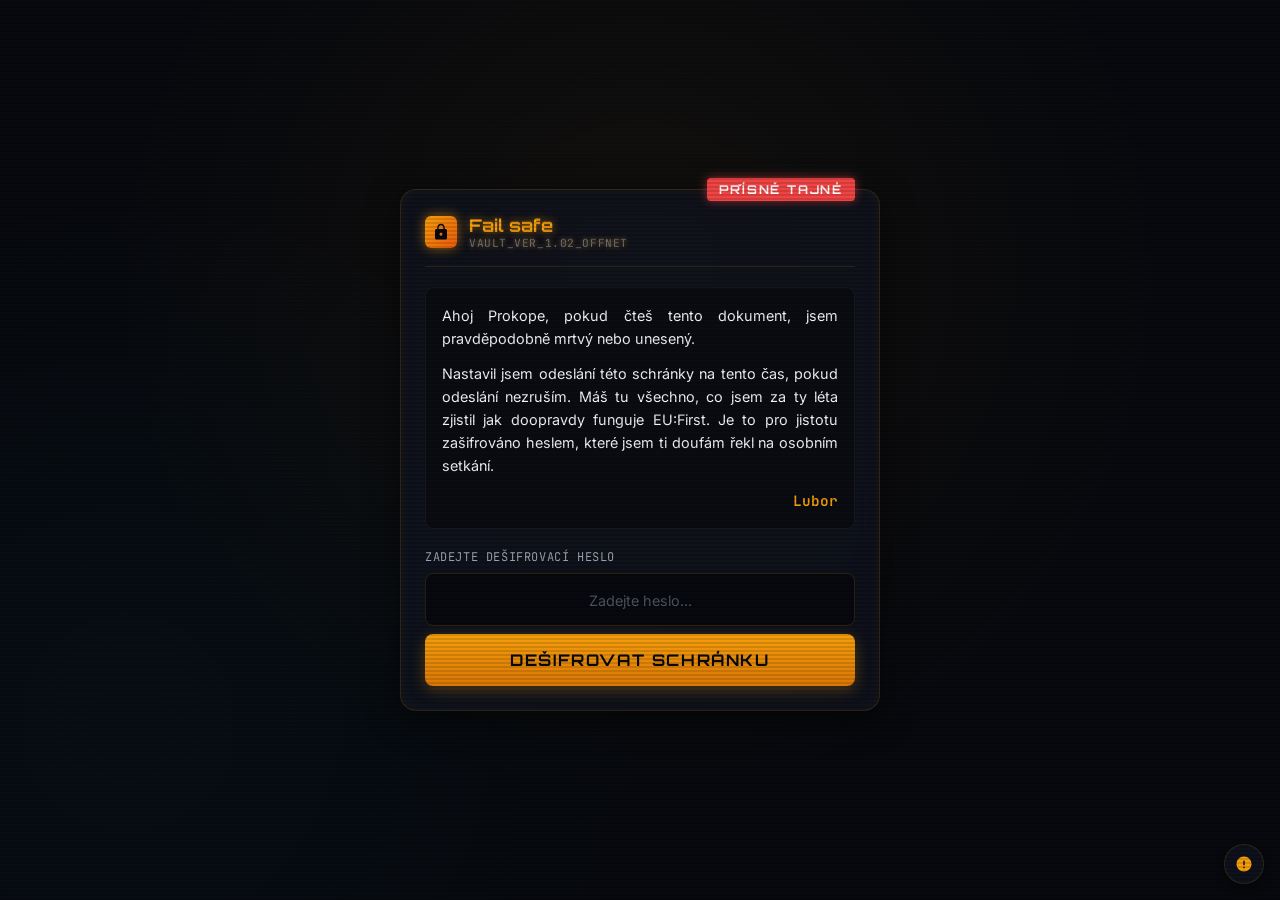
<file: public/fail-safe/index.html>
<!DOCTYPE html>
<html lang="cs">
<head>
    <meta charset="UTF-8">
    <meta name="viewport" content="width=device-width, initial-scale=1.0, maximum-scale=1.0, user-scalable=no">
    <title>Fail safe</title>
    <!-- Google Fonts: Orbitron for tech headers, JetBrains Mono for terminal text, and Inter for general copy -->
    <link rel="preconnect" href="https://fonts.googleapis.com">
    <link rel="preconnect" href="https://fonts.gstatic.com" crossorigin>
    <link href="https://fonts.googleapis.com/css2?family=Inter:wght@300;400;500;600;700&family=JetBrains+Mono:wght@300;400;500;700&family=Orbitron:wght@500;700;900&display=swap" rel="stylesheet">
    <style>
        :root {
            --bg-primary: #07090e;
            --bg-secondary: #111520;
            --bg-glass: rgba(17, 21, 32, 0.75);
            --border-glow: rgba(245, 158, 11, 0.15);
            --border-glow-active: rgba(245, 158, 11, 0.4);
            --accent-amber: #f59e0b;
            --accent-amber-glow: rgba(245, 158, 11, 0.6);
            --accent-cyan: #06b6d4;
            --accent-cyan-glow: rgba(6, 182, 212, 0.5);
            --accent-red: #ef4444;
            --accent-red-glow: rgba(239, 68, 68, 0.6);
            --accent-green: #10b981;
            --accent-green-glow: rgba(16, 185, 129, 0.6);
            --text-primary: #f3f4f6;
            --text-secondary: #9ca3af;
            --text-muted: #6b7280;
            --font-display: 'Orbitron', sans-serif;
            --font-mono: 'JetBrains Mono', monospace;
            --font-sans: 'Inter', sans-serif;
        }

        /* Scanline Overlay & Screen FX */
        .scanlines {
            position: fixed;
            top: 0;
            left: 0;
            width: 100%;
            height: 100%;
            background: linear-gradient(
                to bottom,
                rgba(255,255,255,0),
                rgba(255,255,255,0) 50%,
                rgba(0, 0, 0, 0.3) 50%,
                rgba(0, 0, 0, 0.3)
            );
            background-size: 100% 4px;
            z-index: 9999;
            pointer-events: none;
            opacity: 0.4;
        }

        .screen-glitch {
            animation: flicker 0.15s infinite;
        }

        @keyframes flicker {
            0% { opacity: 0.995; }
            50% { opacity: 0.990; }
            100% { opacity: 1.0; }
        }

        /* General Reset & Styles */
        * {
            box-sizing: border-box;
            margin: 0;
            padding: 0;
            -webkit-tap-highlight-color: transparent;
        }

        html, body {
            width: 100%;
            height: 100%;
            background-color: var(--bg-primary);
            color: var(--text-primary);
            font-family: var(--font-sans);
            overflow: hidden;
            position: relative;
        }

        body {
            display: flex;
            flex-direction: column;
            justify-content: space-between;
            background-image: 
                radial-gradient(circle at 50% 30%, rgba(245, 158, 11, 0.05), transparent 60%),
                radial-gradient(circle at 10% 80%, rgba(6, 182, 212, 0.03), transparent 40%);
        }

        /* Interactive active states on touch */
        button, .file-item, .folder-item {
            cursor: pointer;
            transition: all 0.2s cubic-bezier(0.4, 0, 0.2, 1);
        }

        button:active, .file-item:active, .folder-item:active {
            transform: scale(0.97);
        }

        /* Typography Helper Classes */
        .terminal-text {
            font-family: var(--font-mono);
            color: var(--accent-amber);
            text-shadow: 0 0 5px var(--accent-amber-glow);
        }

        .cyber-header {
            font-family: var(--font-display);
            letter-spacing: 0.1em;
            text-transform: uppercase;
        }

        /* ------------------ STATE 1: DECRYPTION PORTAL ------------------ */
        #decryption-portal {
            display: flex;
            flex-direction: column;
            width: 100%;
            height: 100%;
            padding: 20px;
            overflow-y: auto;
            justify-content: center;
            align-items: center;
        }

        .portal-container {
            width: 100%;
            max-width: 480px;
            background: var(--bg-glass);
            border: 1px solid var(--border-glow);
            border-radius: 16px;
            padding: 24px;
            box-shadow: 0 8px 32px 0 rgba(0, 0, 0, 0.5), inset 0 0 15px rgba(245, 158, 11, 0.05);
            backdrop-filter: blur(12px);
            -webkit-backdrop-filter: blur(12px);
            display: flex;
            flex-direction: column;
            gap: 20px;
            position: relative;
        }

        /* Confidential Red Tag */
        .confidential-tag {
            position: absolute;
            top: -12px;
            right: 24px;
            background: var(--accent-red);
            color: #fff;
            font-family: var(--font-display);
            font-size: 0.75rem;
            font-weight: 700;
            padding: 4px 12px;
            border-radius: 4px;
            letter-spacing: 0.15em;
            box-shadow: 0 0 10px var(--accent-red-glow);
        }

        .portal-header {
            display: flex;
            align-items: center;
            gap: 12px;
            border-bottom: 1px solid var(--border-glow);
            padding-bottom: 16px;
        }

        .portal-icon {
            width: 32px;
            height: 32px;
            background: linear-gradient(135deg, var(--accent-amber), #ea580c);
            border-radius: 6px;
            display: flex;
            align-items: center;
            justify-content: center;
            box-shadow: 0 0 12px var(--accent-amber-glow);
        }

        .portal-icon svg {
            width: 18px;
            height: 18px;
            fill: var(--bg-primary);
        }

        .portal-title-block h1 {
            font-size: 1.1rem;
            font-family: var(--font-display);
            color: var(--accent-amber);
            text-shadow: 0 0 8px var(--accent-amber-glow);
        }

        .portal-title-block p {
            font-size: 0.7rem;
            font-family: var(--font-mono);
            color: var(--text-muted);
            letter-spacing: 0.05em;
        }

        .letter-content {
            background: rgba(0, 0, 0, 0.3);
            border: 1px solid rgba(255, 255, 255, 0.05);
            border-radius: 8px;
            padding: 16px;
            font-size: 0.9rem;
            line-height: 1.6;
            color: var(--text-primary);
            font-family: var(--font-sans);
            text-align: justify;
        }

        .letter-content p {
            margin-bottom: 12px;
        }
        
        .letter-content p:last-child {
            margin-bottom: 0;
            text-align: right;
            font-weight: 600;
            color: var(--accent-amber);
            font-family: var(--font-mono);
        }

        .form-group {
            display: flex;
            flex-direction: column;
            gap: 8px;
        }

        .form-group label {
            font-family: var(--font-mono);
            font-size: 0.75rem;
            color: var(--text-secondary);
            text-transform: uppercase;
            letter-spacing: 0.05em;
        }

        .input-wrapper {
            position: relative;
            display: flex;
            align-items: center;
        }

        .password-input {
            width: 100%;
            background: rgba(7, 9, 14, 0.9);
            border: 1px solid var(--border-glow);
            border-radius: 8px;
            padding: 14px 16px;
            font-family: var(--font-mono);
            font-size: 1.1rem;
            color: var(--accent-amber);
            outline: none;
            letter-spacing: 0.2em;
            text-align: center;
            transition: all 0.3s ease;
        }

        .password-input:focus {
            border-color: var(--accent-amber);
            box-shadow: 0 0 10px rgba(245, 158, 11, 0.25);
        }

        .password-input::placeholder {
            font-family: var(--font-sans);
            letter-spacing: 0;
            font-size: 0.9rem;
            color: var(--text-muted);
            opacity: 0.7;
        }

        .decrypt-btn {
            width: 100%;
            background: linear-gradient(180deg, var(--accent-amber) 0%, #d97706 100%);
            border: none;
            border-radius: 8px;
            padding: 16px;
            font-family: var(--font-display);
            font-size: 1rem;
            font-weight: 700;
            color: var(--bg-primary);
            letter-spacing: 0.1em;
            box-shadow: 0 4px 15px rgba(245, 158, 11, 0.3);
            display: flex;
            align-items: center;
            justify-content: center;
            gap: 8px;
        }

        .decrypt-btn:disabled {
            background: var(--text-muted);
            box-shadow: none;
            cursor: not-allowed;
            opacity: 0.5;
        }

        .error-message {
            background: rgba(239, 68, 68, 0.15);
            border: 1px solid var(--accent-red);
            border-radius: 8px;
            color: #fca5a5;
            padding: 10px 12px;
            font-family: var(--font-mono);
            font-size: 0.8rem;
            text-align: center;
            display: none;
            align-items: center;
            justify-content: center;
            gap: 8px;
            animation: shake 0.3s;
        }

        @keyframes shake {
            0%, 100% { transform: translateX(0); }
            20%, 60% { transform: translateX(-8px); }
            40%, 80% { transform: translateX(8px); }
        }

        /* ------------------ DECRYPTION ANIMATION OVERLAY ------------------ */
        #decryption-overlay {
            position: fixed;
            top: 0;
            left: 0;
            width: 100%;
            height: 100%;
            background: var(--bg-primary);
            z-index: 1000;
            display: none;
            flex-direction: column;
            justify-content: center;
            align-items: center;
            padding: 24px;
        }

        .decrypt-loader {
            width: 100%;
            max-width: 400px;
            display: flex;
            flex-direction: column;
            gap: 16px;
        }

        .decrypt-headline {
            font-family: var(--font-display);
            font-size: 1.2rem;
            color: var(--accent-cyan);
            text-align: center;
            text-shadow: 0 0 8px var(--accent-cyan-glow);
            letter-spacing: 0.05em;
        }

        .decrypt-bar-container {
            width: 100%;
            height: 12px;
            background: rgba(255, 255, 255, 0.05);
            border: 1px solid rgba(6, 182, 212, 0.3);
            border-radius: 6px;
            overflow: hidden;
            position: relative;
        }

        .decrypt-bar-fill {
            width: 0%;
            height: 100%;
            background: linear-gradient(90deg, var(--accent-cyan), var(--accent-green));
            box-shadow: 0 0 10px var(--accent-cyan-glow);
            transition: width 0.1s linear;
        }

        .decrypt-logs {
            width: 100%;
            background: rgba(0, 0, 0, 0.6);
            border: 1px solid rgba(6, 182, 212, 0.1);
            border-radius: 8px;
            height: 140px;
            overflow-y: hidden;
            font-family: var(--font-mono);
            font-size: 0.75rem;
            color: var(--accent-cyan);
            padding: 12px;
            display: flex;
            flex-direction: column;
            gap: 6px;
        }

        .decrypt-log-line {
            opacity: 0.9;
            overflow: hidden;
            white-space: nowrap;
            border-right: 2px solid transparent;
        }

        /* ------------------ STATE 2: MOBILE FILE EXPLORER ------------------ */
        #app-shell {
            display: none;
            flex-direction: column;
            width: 100%;
            height: 100%;
            position: relative;
            background: var(--bg-primary);
        }

        /* App Header Status Bar */
        .app-header {
            background: var(--bg-secondary);
            border-bottom: 1px solid var(--border-glow);
            padding: 12px 16px;
            display: flex;
            flex-direction: column;
            gap: 6px;
        }

        .header-top {
            display: flex;
            justify-content: space-between;
            align-items: center;
        }

        .header-logo {
            font-family: var(--font-display);
            font-size: 0.85rem;
            font-weight: 700;
            color: var(--accent-amber);
            text-shadow: 0 0 6px var(--accent-amber-glow);
            letter-spacing: 0.05em;
            display: flex;
            align-items: center;
            gap: 6px;
        }

        .header-logo svg {
            width: 14px;
            height: 14px;
            fill: var(--accent-amber);
        }

        .system-status-indicator {
            font-family: var(--font-mono);
            font-size: 0.65rem;
            background: rgba(239, 68, 68, 0.1);
            border: 1px solid var(--accent-red);
            color: var(--accent-red);
            padding: 2px 8px;
            border-radius: 4px;
            font-weight: 600;
            letter-spacing: 0.05em;
            display: flex;
            align-items: center;
            gap: 4px;
            animation: alertPulse 2s infinite;
        }

        @keyframes alertPulse {
            0%, 100% { opacity: 0.9; box-shadow: 0 0 2px rgba(239, 68, 68, 0.2); }
            50% { opacity: 0.5; box-shadow: none; }
        }

        .header-info-bar {
            display: flex;
            justify-content: space-between;
            align-items: center;
            font-family: var(--font-mono);
            font-size: 0.7rem;
            color: var(--text-secondary);
            border-top: 1px solid rgba(255, 255, 255, 0.05);
            padding-top: 6px;
        }

        .rating-badge {
            display: flex;
            align-items: center;
            gap: 4px;
        }

        .rating-badge span.rating-val {
            font-weight: 700;
            color: var(--accent-red);
            text-shadow: 0 0 4px rgba(239, 68, 68, 0.4);
        }

        .connection-status {
            color: var(--accent-cyan);
            font-weight: 500;
        }

        /* Breadcrumbs bar */
        .breadcrumb-bar {
            background: rgba(7, 9, 14, 0.5);
            border-bottom: 1px solid rgba(255, 255, 255, 0.03);
            padding: 8px 16px;
            font-family: var(--font-mono);
            font-size: 0.75rem;
            display: flex;
            align-items: center;
            gap: 6px;
            color: var(--text-secondary);
        }

        .breadcrumb-item.active {
            color: var(--accent-amber);
            font-weight: 600;
        }

        .breadcrumb-separator {
            color: var(--text-muted);
        }

        /* Main Viewport */
        .explorer-viewport {
            flex-grow: 1;
            overflow-y: auto;
            padding: 16px;
            display: flex;
            flex-direction: column;
            gap: 12px;
        }

        .explorer-section-title {
            font-family: var(--font-display);
            font-size: 0.8rem;
            color: var(--text-muted);
            letter-spacing: 0.1em;
            text-transform: uppercase;
            margin-bottom: 4px;
        }

        /* Folder Grid & Flat File Lists */
        .folders-group {
            display: grid;
            grid-template-columns: 1fr 1fr;
            gap: 12px;
            margin-bottom: 12px;
        }

        .folder-card {
            background: var(--bg-glass);
            border: 1px solid rgba(255, 255, 255, 0.05);
            border-radius: 12px;
            padding: 16px;
            display: flex;
            flex-direction: column;
            gap: 8px;
            align-items: flex-start;
            position: relative;
            overflow: hidden;
        }

        .folder-card::before {
            content: '';
            position: absolute;
            top: 0;
            left: 0;
            height: 3px;
            width: 100%;
            background: var(--accent-amber);
            opacity: 0.6;
        }

        .folder-icon {
            color: var(--accent-amber);
        }

        .folder-icon svg {
            width: 28px;
            height: 28px;
            fill: currentColor;
        }

        .folder-info {
            display: flex;
            flex-direction: column;
        }

        .folder-name {
            font-size: 0.85rem;
            font-weight: 600;
            color: var(--text-primary);
        }

        .folder-meta {
            font-family: var(--font-mono);
            font-size: 0.65rem;
            color: var(--text-muted);
        }

        /* Files List */
        .files-list {
            display: flex;
            flex-direction: column;
            gap: 10px;
        }

        .file-item {
            background: var(--bg-glass);
            border: 1px solid rgba(255, 255, 255, 0.05);
            border-radius: 12px;
            padding: 14px 16px;
            display: flex;
            align-items: center;
            justify-content: space-between;
            gap: 12px;
            position: relative;
        }

        .file-item.selected::before {
            content: '';
            position: absolute;
            left: 0;
            top: 15%;
            height: 70%;
            width: 4px;
            background: var(--accent-amber);
            border-radius: 0 4px 4px 0;
            box-shadow: 0 0 8px var(--accent-amber-glow);
        }

        .file-main {
            display: flex;
            align-items: center;
            gap: 12px;
            min-width: 0; /* Ensures truncation works */
        }

        .file-type-icon {
            display: flex;
            align-items: center;
            justify-content: center;
            width: 36px;
            height: 36px;
            border-radius: 8px;
            background: rgba(255, 255, 255, 0.02);
            border: 1px solid rgba(255, 255, 255, 0.05);
            flex-shrink: 0;
        }

        .file-type-icon.pdf { color: var(--accent-red); border-color: rgba(239, 68, 68, 0.15); }
        .file-type-icon.xls { color: var(--accent-green); border-color: rgba(16, 185, 129, 0.15); }
        .file-type-icon.doc { color: var(--accent-cyan); border-color: rgba(6, 182, 212, 0.15); }
        .file-type-icon.log { color: var(--accent-amber); border-color: rgba(245, 158, 11, 0.15); }
        .file-type-icon.json { color: #8b5cf6; border-color: rgba(139, 92, 246, 0.15); }

        .file-type-icon svg {
            width: 20px;
            height: 20px;
            fill: currentColor;
        }

        .file-details {
            display: flex;
            flex-direction: column;
            min-width: 0;
        }

        .file-title {
            font-size: 0.85rem;
            font-weight: 500;
            color: var(--text-primary);
            white-space: nowrap;
            overflow: hidden;
            text-overflow: ellipsis;
        }

        .file-meta-row {
            display: flex;
            align-items: center;
            gap: 8px;
            font-family: var(--font-mono);
            font-size: 0.65rem;
            color: var(--text-muted);
            margin-top: 2px;
        }

        .file-size {
            background: rgba(255, 255, 255, 0.03);
            padding: 1px 4px;
            border-radius: 3px;
        }

        .arrow-indicator {
            color: var(--text-muted);
            flex-shrink: 0;
        }

        .arrow-indicator svg {
            width: 16px;
            height: 16px;
            fill: currentColor;
            transition: transform 0.2s ease;
        }

        .file-item:active .arrow-indicator svg {
            transform: translateX(4px);
        }

        /* ------------------ MOBILE SLIDE-IN VIEWER ------------------ */
        #document-viewer {
            position: fixed;
            top: 0;
            right: 0;
            width: 100%;
            height: 100%;
            background: var(--bg-primary);
            z-index: 500;
            display: flex;
            flex-direction: column;
            transform: translateX(100%);
            transition: transform 0.3s cubic-bezier(0.4, 0, 0.2, 1);
        }

        #document-viewer.open {
            transform: translateX(0);
        }

        .viewer-header {
            background: var(--bg-secondary);
            border-bottom: 1px solid var(--border-glow);
            padding: 14px 16px;
            display: flex;
            align-items: center;
            gap: 12px;
            position: relative;
        }

        .back-btn {
            background: transparent;
            border: 1px solid rgba(255, 255, 255, 0.08);
            border-radius: 6px;
            padding: 6px 12px;
            font-family: var(--font-sans);
            font-size: 0.8rem;
            font-weight: 500;
            color: var(--text-secondary);
            display: flex;
            align-items: center;
            gap: 4px;
        }

        .back-btn svg {
            width: 14px;
            height: 14px;
            fill: currentColor;
        }

        .viewer-title-block {
            flex-grow: 1;
            min-width: 0;
        }

        .viewer-filename {
            font-family: var(--font-mono);
            font-size: 0.85rem;
            color: var(--accent-amber);
            font-weight: 600;
            white-space: nowrap;
            overflow: hidden;
            text-overflow: ellipsis;
        }

        .viewer-tag {
            font-family: var(--font-display);
            font-size: 0.6rem;
            color: var(--text-muted);
            text-transform: uppercase;
            letter-spacing: 0.05em;
        }

        /* Document Viewer Body */
        .viewer-body {
            flex-grow: 1;
            overflow-y: auto;
            padding: 20px 16px;
            display: flex;
            flex-direction: column;
            gap: 16px;
            -webkit-overflow-scrolling: touch;
        }

        /* Custom File Presentation Styles */
        
        /* 1. PDF / Official Scan Layout */
        .doc-layout-pdf {
            background: #fdfdfd;
            color: #1f2937;
            padding: 24px 20px;
            border-radius: 8px;
            box-shadow: 0 4px 20px rgba(0,0,0,0.4);
            font-family: 'Times New Roman', Times, serif;
            font-size: 0.95rem;
            line-height: 1.5;
            position: relative;
            overflow: hidden;
        }

        .pdf-secret-stamp {
            position: absolute;
            top: 20px;
            right: 20px;
            border: 3px double var(--accent-red);
            color: var(--accent-red);
            font-family: var(--font-display);
            font-size: 0.75rem;
            font-weight: 900;
            padding: 3px 8px;
            text-transform: uppercase;
            transform: rotate(8deg);
            opacity: 0.85;
            letter-spacing: 0.1em;
            pointer-events: none;
        }

        .pdf-header-block {
            border-bottom: 2px solid #374151;
            padding-bottom: 12px;
            margin-bottom: 16px;
            font-family: var(--font-sans);
        }

        .pdf-header-block h2 {
            font-size: 0.8rem;
            font-weight: 700;
            text-transform: uppercase;
            letter-spacing: 0.05em;
            color: #4b5563;
        }

        .pdf-header-block p {
            font-size: 0.7rem;
            color: #6b7280;
            margin-top: 2px;
        }

        .pdf-content-title {
            font-size: 1.15rem;
            font-weight: 800;
            text-align: center;
            margin-bottom: 20px;
            color: #111827;
            line-height: 1.3;
        }

        .pdf-paragraph {
            margin-bottom: 14px;
            text-align: justify;
            text-indent: 1.5em;
        }

        .pdf-quote-block {
            border-left: 3px solid #9ca3af;
            padding-left: 12px;
            margin: 18px 0;
            font-style: italic;
            color: #374151;
            text-indent: 0;
            text-align: left;
        }

        /* 2. LOG / System Terminal Log Layout */
        .doc-layout-log {
            background: rgba(0, 0, 0, 0.85);
            border: 1px solid rgba(245, 158, 11, 0.2);
            border-radius: 8px;
            padding: 16px;
            font-family: var(--font-mono);
            font-size: 0.8rem;
            color: #a7f3d0; /* Muted Terminal Green */
            line-height: 1.5;
            box-shadow: inset 0 0 12px rgba(0, 0, 0, 0.9);
        }

        .log-meta {
            border-bottom: 1px dashed rgba(167, 243, 208, 0.2);
            padding-bottom: 10px;
            margin-bottom: 12px;
            color: var(--accent-amber);
        }

        .log-line {
            margin-bottom: 6px;
        }

        .log-line.error { color: #fca5a5; }
        .log-line.warning { color: #fde047; }
        .log-line.header { color: #67e8f9; font-weight: bold; margin-top: 10px; }

        /* 3. XLSX / Spreadsheet Layout */
        .doc-layout-xls {
            display: flex;
            flex-direction: column;
            gap: 12px;
        }

        .xls-table-container {
            width: 100%;
            overflow-x: auto;
            border: 1px solid rgba(255, 255, 255, 0.08);
            border-radius: 8px;
            background: var(--bg-secondary);
        }

        .xls-table {
            width: 100%;
            border-collapse: collapse;
            font-size: 0.75rem;
            text-align: left;
        }

        .xls-table th, .xls-table td {
            padding: 10px 12px;
            border-bottom: 1px solid rgba(255, 255, 255, 0.04);
            white-space: nowrap;
        }

        .xls-table th {
            background: rgba(255, 255, 255, 0.03);
            font-family: var(--font-mono);
            color: var(--text-secondary);
            font-weight: 600;
            text-transform: uppercase;
        }

        .xls-table tr:last-child td {
            border-bottom: none;
        }

        .xls-badge {
            font-family: var(--font-mono);
            font-size: 0.65rem;
            font-weight: 600;
            padding: 2px 6px;
            border-radius: 4px;
        }

        .xls-badge.active { background: rgba(16, 185, 129, 0.15); color: var(--accent-green); }
        .xls-badge.alert { background: rgba(239, 68, 68, 0.15); color: var(--accent-red); }

        .xls-summary-card {
            background: rgba(255, 255, 255, 0.02);
            border: 1px solid rgba(255, 255, 255, 0.05);
            border-radius: 8px;
            padding: 12px;
            font-size: 0.8rem;
            color: var(--text-secondary);
            line-height: 1.4;
        }

        /* 4. DOC / Internal Memo Layout */
        .doc-layout-doc {
            background: radial-gradient(circle at 100% 0%, rgba(6, 182, 212, 0.05), transparent 40%), var(--bg-glass);
            border: 1px solid rgba(6, 182, 212, 0.15);
            border-radius: 8px;
            padding: 20px;
            box-shadow: 0 4px 15px rgba(0,0,0,0.3);
            font-size: 0.9rem;
            line-height: 1.6;
        }

        .doc-memo-header {
            display: flex;
            flex-direction: column;
            gap: 4px;
            border-bottom: 1px solid rgba(255, 255, 255, 0.08);
            padding-bottom: 12px;
            margin-bottom: 16px;
            font-family: var(--font-mono);
            font-size: 0.75rem;
            color: var(--text-secondary);
        }

        .doc-memo-header span strong {
            color: var(--accent-cyan);
        }

        /* 5. JSON / Database View Layout */
        .doc-layout-json {
            background: #0f111a;
            border: 1px solid rgba(139, 92, 246, 0.2);
            border-radius: 8px;
            padding: 16px;
            font-family: var(--font-mono);
            font-size: 0.75rem;
            color: #d8b4fe;
            line-height: 1.5;
            box-shadow: inset 0 0 10px rgba(0,0,0,0.8);
        }

        .json-key { color: #a78bfa; }
        .json-string { color: #f472b6; }
        .json-number { color: #fb7185; }
        .json-boolean { color: #38bdf8; }

        /* Audio Settings Floating Control */
        .sound-toggle-btn {
            position: fixed;
            bottom: 16px;
            right: 16px;
            width: 40px;
            height: 40px;
            border-radius: 50%;
            background: var(--bg-glass);
            border: 1px solid var(--border-glow);
            display: flex;
            align-items: center;
            justify-content: center;
            color: var(--accent-amber);
            box-shadow: 0 4px 10px rgba(0,0,0,0.4);
            z-index: 100;
        }

        .sound-toggle-btn.muted {
            color: var(--text-muted);
            border-color: rgba(255, 255, 255, 0.05);
        }

        .sound-toggle-btn svg {
            width: 18px;
            height: 18px;
            fill: currentColor;
        }

        /* Custom Scrollbar for Explorer Viewport & Document Viewer */
        .explorer-viewport::-webkit-scrollbar, .viewer-body::-webkit-scrollbar {
            width: 4px;
        }
        .explorer-viewport::-webkit-scrollbar-track, .viewer-body::-webkit-scrollbar-track {
            background: transparent;
        }
        .explorer-viewport::-webkit-scrollbar-thumb, .viewer-body::-webkit-scrollbar-thumb {
            background: rgba(255, 255, 255, 0.1);
            border-radius: 2px;
        }
    </style>
</head>
<body class="screen-glitch">

    <!-- Scanline Overlay Effect -->
    <div class="scanlines"></div>

    <!-- Audio Toggle Button -->
    <button class="sound-toggle-btn" id="audio-toggle" title="Zvuk zapnut/vypnut">
        <svg xmlns="http://www.w3.org/2000/svg" viewBox="0 0 24 24" id="audio-on-icon">
            <path d="M12 2C6.48 2 2 6.48 2 12s4.48 10 10 10 10-4.48 10-10S17.52 2 12 2zm1 15.5h-2v-2h2v2zm0-4h-2v-6h2v6z"/>
        </svg>
        <svg xmlns="http://www.w3.org/2000/svg" viewBox="0 0 24 24" id="audio-off-icon" style="display: none;">
            <path d="M16.5 12c0-1.77-1.02-3.29-2.5-4.03v8.05c1.48-.73 2.5-2.25 2.5-4.02zM12 4L9.91 6.09 12 8.18V4zm-8.1 1.7L2.8 6.8 6 10H3v4h3l4 4v-5.18l3 3V19c0 .72-.5 1.34-1.2 1.48l-.05.01c-.13.01-.25.01-.38.01-1.38 0-2.5-1.12-2.5-2.5h-2c0 2.48 2.02 4.5 4.5 4.5.21 0 .42-.02.62-.05l.08-.02c1.7-.35 2.8-1.93 2.8-3.65v-1.18l3.1 3.1 1.1-1.1-12.2-12.2z"/>
        </svg>
    </button>

    <!-- ------------------ STATE 1: DECRYPTION PORTAL ------------------ -->
    <main id="decryption-portal">
        <div class="portal-container">
            <div class="confidential-tag">PŘÍSNĚ TAJNÉ</div>
            
            <header class="portal-header">
                <div class="portal-icon">
                    <svg viewBox="0 0 24 24" xmlns="http://www.w3.org/2000/svg">
                        <path d="M18 8h-1V6c0-2.76-2.24-5-5-5S7 3.24 7 6v2H6c-1.1 0-2 .9-2 2v10c0 1.1.9 2 2 2h12c1.1 0 2-.9 2-2V10c0-1.1-.9-2-2-2zm-6 9c-1.1 0-2-.9-2-2s.9-2 2-2 2 .9 2 2-.9 2-2 2zm3.1-9H8.9V6c0-1.71 1.39-3.1 3.1-3.1 1.71 0 3.1 1.39 3.1 3.1v2z"/>
                    </svg>
                </div>
                <div class="portal-title-block">
                    <h1>Fail safe</h1>
                    <p class="terminal-text">VAULT_VER_1.02_OFFNET</p>
                </div>
            </header>

            <article class="letter-content">
                <p>Ahoj Prokope, pokud čteš tento dokument, jsem pravděpodobně mrtvý nebo unesený.</p>
                <p>Nastavil jsem odeslání této schránky na tento čas, pokud odeslání nezruším. Máš tu všechno, co jsem za ty léta zjistil jak doopravdy funguje EU:First. Je to pro jistotu zašifrováno heslem, které jsem ti doufám řekl na osobním setkání.</p>
                <p>Lubor</p>
            </article>

            <form id="decrypt-form" class="form-group" onsubmit="handleDecryptSubmit(event)">
                <label for="vault-password">Zadejte dešifrovací heslo</label>
                <div class="input-wrapper">
                    <input 
                        type="text" 
                        id="vault-password" 
                        class="password-input" 
                        placeholder="Zadejte heslo..." 
                        autocomplete="off"
                        required
                    >
                </div>
                <button type="submit" class="decrypt-btn" id="decrypt-submit">
                    DEŠIFROVAT SCHRÁNKU
                </button>
            </form>

            <div class="error-message" id="decrypt-error">
                <svg width="16" height="16" fill="currentColor" viewBox="0 0 24 24">
                    <path d="M12 2C6.48 2 2 6.48 2 12s4.48 10 10 10 10-4.48 10-10S17.52 2 12 2zm1 15h-2v-2h2v2zm0-4h-2V7h2v6z"/>
                </svg>
                <span>CHYBA: NEPLATNÝ KLÍČ</span>
            </div>
        </div>
    </main>

    <!-- ------------------ DECRYPTION ANIMATION OVERLAY ------------------ -->
    <div id="decryption-overlay">
        <div class="decrypt-loader">
            <div class="decrypt-headline" id="decrypt-status-text">DEŠIFRUJI OBSAH SCHRÁNKY</div>
            <div class="decrypt-bar-container">
                <div class="decrypt-bar-fill" id="decrypt-progress"></div>
            </div>
            <div class="decrypt-logs" id="decrypt-logs-container">
                <!-- Log lines will be appended here dynamically -->
            </div>
        </div>
    </div>

    <!-- ------------------ STATE 2: MOBILE FILE EXPLORER ------------------ -->
    <div id="app-shell">
        <!-- Header -->
        <header class="app-header">
            <div class="header-top">
                <div class="header-logo">
                    <svg viewBox="0 0 24 24" xmlns="http://www.w3.org/2000/svg">
                        <path d="M19 3H5c-1.1 0-2 .9-2 2v14c0 1.1.9 2 2 2h14c1.1 0 2-.9 2-2V5c0-1.1-.9-2-2-2zm-2 10H7v-2h10v2z"/>
                    </svg>
                    <span>LUBOR_SECURE_VAULT</span>
                </div>
                <div class="system-status-indicator">
                    <svg width="10" height="10" fill="currentColor" viewBox="0 0 24 24">
                        <circle cx="12" cy="12" r="10" />
                    </svg>
                    <span>OFF-NET</span>
                </div>
            </div>
            <div class="header-info-bar">
                <div class="rating-badge">
                    <span>HODNOCENÍ:</span>
                    <span class="rating-val">0.00</span>
                </div>
                <div class="connection-status">ODPOJENO OD DIVE</div>
            </div>
        </header>

        <!-- Breadcrumbs -->
        <nav class="breadcrumb-bar">
            <span class="breadcrumb-item">Lubor_Vault</span>
            <span class="breadcrumb-separator">/</span>
            <span class="breadcrumb-item active" id="current-folder-breadcrumb">Hlavní složka</span>
        </nav>

        <!-- Main Viewport -->
        <main class="explorer-viewport" id="explorer-view">
            <!-- Folders List -->
            <section>
                <div class="explorer-section-title">Složky</div>
                <div class="folders-group">
                    <div class="folder-card" onclick="openFolder('scoring_evidence')">
                        <div class="folder-icon">
                            <svg viewBox="0 0 24 24" xmlns="http://www.w3.org/2000/svg">
                                <path d="M10 4H4c-1.1 0-1.99.9-1.99 2L2 18c0 1.1.9 2 2 2h16c1.1 0 2-.9 2-2V8c0-1.1-.9-2-2-2h-8l-2-2z"/>
                            </svg>
                        </div>
                        <div class="folder-info">
                            <span class="folder-name">evidence_scoringu</span>
                            <span class="folder-meta">2 soubory</span>
                        </div>
                    </div>
                    <div class="folder-card" onclick="openFolder('security_reports')">
                        <div class="folder-icon">
                            <svg viewBox="0 0 24 24" xmlns="http://www.w3.org/2000/svg">
                                <path d="M10 4H4c-1.1 0-1.99.9-1.99 2L2 18c0 1.1.9 2 2 2h16c1.1 0 2-.9 2-2V8c0-1.1-.9-2-2-2h-8l-2-2z"/>
                            </svg>
                        </div>
                        <div class="folder-info">
                            <span class="folder-name">bezpecnostni_reporty</span>
                            <span class="folder-meta">2 soubory</span>
                        </div>
                    </div>
                </div>
            </section>

            <!-- Files List -->
            <section>
                <div class="explorer-section-title" id="files-section-title">Dokumenty kořenové složky</div>
                <div class="files-list" id="files-container">
                    <!-- Dynamic Files will be rendered here -->
                </div>
            </section>
        </main>
    </div>

    <!-- ------------------ MOBILE SLIDE-IN VIEWER ------------------ -->
    <section id="document-viewer">
        <header class="viewer-header">
            <button class="back-btn" onclick="closeDocumentViewer()">
                <svg viewBox="0 0 24 24" xmlns="http://www.w3.org/2000/svg">
                    <path d="M20 11H7.83l5.59-5.59L12 4l-8 8 8 8 1.41-1.41L7.83 13H20v-2z"/>
                </svg>
                <span>Zpět na všechny soubory</span>
            </button>
            <div class="viewer-title-block">
                <div class="viewer-filename" id="viewer-file-title">analyza_verni_eu_first.pdf</div>
                <div class="viewer-tag" id="viewer-file-tag">DOKUMENT PDF (DEŠIFROVÁNO)</div>
            </div>
        </header>

        <!-- Document Viewer Content Area -->
        <article class="viewer-body" id="viewer-content-area">
            <!-- Dynamic styled document template will be rendered here -->
        </article>
    </section>

    <!-- ------------------ JAVASCRIPT CODE ------------------ -->
    <script>
        // Sound configuration and state
        let isMuted = true;
        let audioCtx = null;

        // Custom Sound Synthesizer using Web Audio API
        function initAudio() {
            if (!audioCtx) {
                audioCtx = new (window.AudioContext || window.webkitAudioContext)();
            }
        }

        const audioToggle = document.getElementById('audio-toggle');
        const audioOnIcon = document.getElementById('audio-on-icon');
        const audioOffIcon = document.getElementById('audio-off-icon');

        audioToggle.addEventListener('click', () => {
            initAudio();
            isMuted = !isMuted;
            if (isMuted) {
                audioOnIcon.style.display = 'none';
                audioOffIcon.style.display = 'block';
                audioToggle.classList.add('muted');
            } else {
                audioOnIcon.style.display = 'block';
                audioOffIcon.style.display = 'none';
                audioToggle.classList.remove('muted');
                // Play a brief high pop to confirm activation
                playTone(600, 'sine', 0.05, 0.02);
            }
        });

        function playTone(freq, type, duration, volume = 0.1, delay = 0) {
            if (isMuted || !audioCtx) return;
            
            setTimeout(() => {
                try {
                    const osc = audioCtx.createOscillator();
                    const gainNode = audioCtx.createGain();
                    
                    osc.type = type;
                    osc.frequency.setValueAtTime(freq, audioCtx.currentTime);
                    
                    gainNode.gain.setValueAtTime(volume, audioCtx.currentTime);
                    gainNode.gain.exponentialRampToValueAtTime(0.00001, audioCtx.currentTime + duration);
                    
                    osc.connect(gainNode);
                    gainNode.connect(audioCtx.destination);
                    
                    osc.start();
                    osc.stop(audioCtx.currentTime + duration);
                } catch (e) {
                    console.error("Audio error: ", e);
                }
            }, delay * 1000);
        }

        // Specific sound effects
        function playKeypressSound() {
            playTone(400 + Math.random() * 200, 'sine', 0.04, 0.05);
        }

        function playErrorSound() {
            // High-low alert siren
            playTone(150, 'sawtooth', 0.35, 0.15);
            playTone(110, 'sawtooth', 0.35, 0.15, 0.1);
        }

        function playSuccessSound() {
            // High melodic retro chime
            playTone(523.25, 'triangle', 0.6, 0.1); // C5
            playTone(659.25, 'triangle', 0.6, 0.1, 0.1); // E5
            playTone(783.99, 'triangle', 0.6, 0.1, 0.2); // G5
            playTone(1046.50, 'sine', 0.8, 0.08, 0.3); // C6
        }

        function playNavigationSound() {
            playTone(800, 'sine', 0.08, 0.03);
        }

        // Attach keyclick sounds to the password inputs
        document.getElementById('vault-password').addEventListener('input', playKeypressSound);

        // Virtual Files Database
        const filesDb = {
            'root': [
                {
                    id: 'analyza_verni_eu_first',
                    name: 'analyza_verni_eu_first.pdf',
                    type: 'pdf',
                    size: '42.8 KB',
                    date: '21. 6. 2026',
                    tag: 'HLAVNÍ ZPRÁVA - PDF',
                    render: function() {
                        return `
                            <div class="doc-layout-pdf">
                                <div class="pdf-secret-stamp">DŮVĚRNÉ</div>
                                <div class="pdf-header-block">
                                    <h2>LUBOR DOUŠEK - OSOBNÍ ARCHIV</h2>
                                    <p>Záznam dešifrován: ${new Date().toLocaleDateString('cs-CZ')} | Klasifikace: NEBEZPEČNÉ</p>
                                </div>
                                <h3 class="pdf-content-title">SHRNUTÍ VYŠETŘOVÁNÍ VNITŘNÍCH STRUKTUR EU:FIRST A KORUPČNÍHO CHARAKTERU SKUPINY "VĚRNÍ"</h3>
                                
                                <p class="pdf-paragraph"><strong>Dekrypce dokumentu byla úspěšná.</strong></p>
                                
                                <p class="pdf-paragraph">Dokument má něco přes 20 stran textu a obsahuje konkrétní záznamy a důkazy. Zde je shrnutí:</p>
                                
                                <p class="pdf-paragraph">Dokument popisuje historii frakce s názvem <strong>Věrní</strong>, která od počátku stála u zrodu politické strany EU:First. V prvních letech se nedělo nic podezřelého, všichni chtěli federalizovanou Evropu, uzavření se vůči světu a zavedení celoevropského scoring systému. Všichni společně šli za stejným cílem. Už tehdy ale Lubor začal vnímat určité náznaky. Tento scoring systém měl přece za cíl spravedlnost a rovnost mezi lidmi. A od této skupiny poprvé slyšel větu: <em>„že to je dobrá propaganda“</em>. Lubor si z toho ale tenkrát nic nedělal.</p>
                                
                                <p class="pdf-paragraph">Když přišly byrokratické problémy a nápad na propojení se sítí <strong>Dive</strong>, byli z toho Věrní nadšení. Pomohli umést cestičku a použili <strong>Prokopa Čecha</strong> jako mladý populární hlas, který to prodal lidem. Luborovi to přišlo až podezřelé, ale dál spolupracoval. V databázi je přiložený záznam o Prokopovi Čechovi, který je výslovně označen jako <em>„populární, naivní, snadno zmanipulovatelný“</em>.</p>
                                
                                <p class="pdf-paragraph">Dál jsou přiložené důkazy o tom, jak Věrní používali scoring systém k systematické manipulaci s hodnocením. To vedlo k masivnímu sebeobohacování Věrných. Jsou přiložené nezvratné důkazy, jak to vedlo k tomu, že si například <strong>Karolína Svobodová</strong> díky těmto manipulacím koupila Strakovu Akademii. Jiná aféra ale vyšla ven. Věrní iniciovali rozsáhlé vyšetřování, odhalili našeho kolegu ze strany, který byl následně mučen, popraven bez soudu, spálen a jeho popel rozprášen do Vltavy. Na veřejnost bylo lživě řečeno, že uprchl.</p>
                                
                                <p class="pdf-paragraph">Po tomto incidentu vznikla skupina <strong>EUXIT</strong>. Jsou tu důkazy, že to není skupina nespokojených občanů, jak se píše v oficiálních zprávách, ale stojí za tím přímo Věrní. Používají tuhle teroristickou skupinu jako obětního beránka, kdykoliv se cokoliv nepodaří. Jsou tu také jasné důkazy, jak byl EUXIT zapojen ve zmizení několika našich dalších kolegů.</p>
                                
                                <p class="pdf-paragraph">Na konci je kompletní seznam jmen, které jsou podle Lubora součástí Věrných. Spousta jmen je z jiných částí EU, ale v České republice tomu podle všeho pevnou rukou velí Auditorka <strong>Karolína Svobodová</strong>.</p>
                                
                                <div class="pdf-quote-block">
                                    „Prokope, dlouho jsem váhal, jestli ti všechno odhalit. Ale bojím se, že mě čeká to, co ostatní kolegy a bojím se o svojí bezpečnost. Věrní jsou největší hrozba pro EU od konce války. Nevěří na rovnost a spravedlnost, chtějí si jenom nahrabat pro sebe. Jejich ideální uspořádání je diktatura a totalita, proti tomu musíme bojovat všemi prostředky. Je na tobě, jak budeš v tomto boji pokračovat. Ale doporučuji se neukvapovat. Zveřejnění by se jenom obrátilo proti tobě. Je nejdřív potřeba zajistit spolehlivé spojence a jít na to chytře. Držím ti palce.“
                                </div>
                            </div>
                        `;
                    }
                },
                {
                    id: 'seznam_clenu_verni',
                    name: 'seznam_clenu_verni.json',
                    type: 'json',
                    size: '2.1 KB',
                    date: '19. 6. 2026',
                    tag: 'DATABÁZE CLENŮ - JSON',
                    render: function() {
                        return `
                            <div class="doc-layout-json">
                                <span class="json-bracket">{</span><br>
                                &nbsp;&nbsp;<span class="json-key">"nazev_frakce"</span>: <span class="json-string">"Věrní"</span>,<br>
                                &nbsp;&nbsp;<span class="json-key">"lokace"</span>: <span class="json-string">"EU_CENTRAL"</span>,<br>
                                &nbsp;&nbsp;<span class="json-key">"aktivni_bunky"</span>: <span class="json-bracket">[</span><br>
                                &nbsp;&nbsp;&nbsp;&nbsp;<span class="json-bracket">{</span><br>
                                &nbsp;&nbsp;&nbsp;&nbsp;&nbsp;&nbsp;<span class="json-key">"jmeno"</span>: <span class="json-string">"Karolína Svobodová"</span>,<br>
                                &nbsp;&nbsp;&nbsp;&nbsp;&nbsp;&nbsp;<span class="json-key">"role"</span>: <span class="json-string">"Auditorka ČR / Vůdkyně české buňky"</span>,<br>
                                &nbsp;&nbsp;&nbsp;&nbsp;&nbsp;&nbsp;<span class="json-key">"skutecne_skore"</span>: <span class="json-number">2.10</span>,<br>
                                &nbsp;&nbsp;&nbsp;&nbsp;&nbsp;&nbsp;<span class="json-key">"ovlivneni_v_systemu"</span>: <span class="json-boolean">true</span>,<br>
                                &nbsp;&nbsp;&nbsp;&nbsp;&nbsp;&nbsp;<span class="json-key">"poznamka"</span>: <span class="json-string">"Majitelka Strakovy akademie (vytvořeno fiktivní skóre 4.98)"</span><br>
                                &nbsp;&nbsp;&nbsp;&nbsp;<span class="json-bracket">}</span>,<br>
                                &nbsp;&nbsp;&nbsp;&nbsp;<span class="json-bracket">{</span><br>
                                &nbsp;&nbsp;&nbsp;&nbsp;&nbsp;&nbsp;<span class="json-key">"jmeno"</span>: <span class="json-string">"Marcus Vance"</span>,<br>
                                &nbsp;&nbsp;&nbsp;&nbsp;&nbsp;&nbsp;<span class="json-key">"role"</span>: <span class="json-string">"Správce integrace sítě Dive, Brusel"</span>,<br>
                                &nbsp;&nbsp;&nbsp;&nbsp;&nbsp;&nbsp;<span class="json-key">"skutecne_skore"</span>: <span class="json-number">1.85</span>,<br>
                                &nbsp;&nbsp;&nbsp;&nbsp;&nbsp;&nbsp;<span class="json-key">"ovlivneni_v_systemu"</span>: <span class="json-boolean">true</span>,<br>
                                &nbsp;&nbsp;&nbsp;&nbsp;&nbsp;&nbsp;<span class="json-key">"poznamka"</span>: <span class="json-string">"Autorizoval propojení algoritmů"</span><br>
                                &nbsp;&nbsp;&nbsp;&nbsp;<span class="json-bracket">}</span>,<br>
                                &nbsp;&nbsp;&nbsp;&nbsp;<span class="json-bracket">{</span><br>
                                &nbsp;&nbsp;&nbsp;&nbsp;&nbsp;&nbsp;<span class="json-key">"jmeno"</span>: <span class="json-string">"Sofia Rossi"</span>,<br>
                                &nbsp;&nbsp;&nbsp;&nbsp;&nbsp;&nbsp;<span class="json-key">"role"</span>: <span class="json-string">"Administrátorka databáze skóre, Milán"</span>,<br>
                                &nbsp;&nbsp;&nbsp;&nbsp;&nbsp;&nbsp;<span class="json-key">"skutecne_skore"</span>: <span class="json-number">3.12</span>,<br>
                                &nbsp;&nbsp;&nbsp;&nbsp;&nbsp;&nbsp;<span class="json-key">"ovlivneni_v_systemu"</span>: <span class="json-boolean">true</span>,<br>
                                &nbsp;&nbsp;&nbsp;&nbsp;&nbsp;&nbsp;<span class="json-key">"poznamka"</span>: <span class="json-string">"Zajišťuje přímé zápisy do databází"</span><br>
                                &nbsp;&nbsp;&nbsp;&nbsp;<span class="json-bracket">}</span><br>
                                &nbsp;&nbsp;<span class="json-bracket">]</span>,<br>
                                &nbsp;&nbsp;<span class="json-key">"varovani"</span>: <span class="json-string">"Tento seznam není konečný. Členové mají přístup k přepisování jakéhokoliv hodnocení v reálném čase."</span><br>
                                <span class="json-bracket">}</span>
                            </div>
                        `;
                    }
                }
            ],
            'scoring_evidence': [
                {
                    id: 'manipulace_hodnoceni_clenu',
                    name: 'manipulace_hodnoceni_clenu.xlsx',
                    type: 'xls',
                    size: '18.4 KB',
                    date: '15. 5. 2026',
                    tag: 'TABULKA MODIFIKACÍ SKÓRE',
                    render: function() {
                        return `
                            <div class="doc-layout-xls">
                                <div class="xls-table-container">
                                    <table class="xls-table">
                                        <thead>
                                            <tr>
                                                <th>Subjekt</th>
                                                <th>Role ve straně</th>
                                                <th>Veřejné skóre</th>
                                                <th>Reálné skóre</th>
                                                <th>Přepsáno</th>
                                                <th>Důvod úpravy</th>
                                            </tr>
                                        </thead>
                                        <tbody>
                                            <tr>
                                                <td>Karolína Svobodová</td>
                                                <td>Auditorka ČR</td>
                                                <td><strong style="color:#10b981">4.98</strong></td>
                                                <td><strong style="color:#ef4444">2.10</strong></td>
                                                <td><span class="xls-badge active">ANO</span></td>
                                                <td>Nákup a schválení držení Strakovy akademie</td>
                                            </tr>
                                            <tr>
                                                <td>Lubor Doušek</td>
                                                <td>Poslanec EU:First</td>
                                                <td><strong style="color:#ef4444">0.05</strong></td>
                                                <td><strong style="color:#10b981">4.85</strong></td>
                                                <td><span class="xls-badge alert">FORCE</span></td>
                                                <td>Uvalení izolace (Podezření ze sabotáže)</td>
                                            </tr>
                                            <tr>
                                                <td>Prokop Čech</td>
                                                <td>PR mluvčí / Politik</td>
                                                <td><strong style="color:#f59e0b">4.82</strong></td>
                                                <td><strong style="color:#f59e0b">4.82</strong></td>
                                                <td><span class="xls-badge">NE</span></td>
                                                <td>Ponechán přirozený vývoj (Snadná manipulace)</td>
                                            </tr>
                                            <tr>
                                                <td>Jan P. (IT)</td>
                                                <td>Bývalý IT vedoucí</td>
                                                <td><strong style="color:#ef4444">0.00</strong></td>
                                                <td><strong style="color:#f59e0b">4.62</strong></td>
                                                <td><span class="xls-badge alert">MUTED</span></td>
                                                <td>Odstraněn ze systému / Incident Vltava</td>
                                            </tr>
                                        </tbody>
                                    </table>
                                </div>
                                <div class="xls-summary-card">
                                    <strong>Poznámka k auditům:</strong> Všechny záznamy označené jako <em>FORCE</em> nebo <em>MUTED</em> obcházejí standardní hodnocení obyvatel a jsou vynuceny přímo servery vládní frakce. Tyto manipulace slouží k ovládání klíčových pozic a odstranění whistleblowerů.
                                </div>
                            </div>
                        `;
                    }
                },
                {
                    id: 'profil_prokop_cech',
                    name: 'profil_prokop_cech.log',
                    type: 'log',
                    size: '4.8 KB',
                    date: '02. 4. 2026',
                    tag: 'PROFILOVÝ ZÁZNAM - LOG',
                    render: function() {
                        return `
                            <div class="doc-layout-log">
                                <div class="log-meta">
                                    [ZÁZNAM BEZPEČNOSTNÍ SLUŽBY EU:FIRST]<br>
                                    Kód složky: SUBJ-893-CZ | Datum vytvoření: 02.04.2026
                                </div>
                                <div class="log-line header">=== ZÁKLADNÍ ÚDAJE ===</div>
                                <div class="log-line">Jméno: Prokop Čech</div>
                                <div class="log-line">Hodnocení DIVE: 4.82 (Stabilní)</div>
                                <div class="log-line">Frakce: EU:First (Bez přímého zapojení do vnitřního kruhu Věrných)</div>
                                
                                <div class="log-line header">=== BEZPEČNOSTNÍ HODNOCENÍ ===</div>
                                <div class="log-line"><strong>Profil:</strong> Populární mezi střední třídou, naivní, idealistický, snadno ovlivnitelný.</div>
                                <div class="log-line"><strong>Zranitelnost:</strong> Extrémně citlivý na pokles sociálního hodnocení. V případě ohrožení svého skóre splní jakékoliv instrukce.</div>
                                
                                <div class="log-line header">=== VYUŽITÍ SUBJEKTU ===</div>
                                <div class="log-line">Subjekt byl úspěšně nasazen jako "mladý a populární hlas" k propagaci integrace národního registru se sítí Dive.</div>
                                <div class="log-line">Neuvědomuje si, že algoritmy byly na pozadí upraveny tak, aby zvýhodnily členy Věrných a umožnily jim nákup státních nemovitostí.</div>
                                <div class="log-line warning">[VAROVÁNÍ] V případě, že by se subjekt dozvěděl o pravé podstatě úprav, hrozí riziko radikalizace. Nutno monitorovat veškeré osobní schůzky. Zvláštní dohled nad komunikací s Luborem Douškem.</div>
                            </div>
                        `;
                    }
                }
            ],
            'security_reports': [
                {
                    id: 'vysetrovani_incidentu_vltava',
                    name: 'vysetrovani_incidentu_vltava.report',
                    type: 'log',
                    size: '12.2 KB',
                    date: '18. 4. 2026',
                    tag: 'INTERNÍ VYŠETŘOVACÍ PROTOKOL',
                    render: function() {
                        return `
                            <div class="doc-layout-log">
                                <div class="log-meta">
                                    [PŘÍSNĚ TAJNÉ - POUZE PRO VNITŘNÍ KRUH VĚRNÝCH]<br>
                                    Předmět: Likvidace bezpečnostního úniku | Zpracoval: Bezpečnostní odbor
                                </div>
                                <div class="log-line header">=== PRŮBĚH OPERACE ===</div>
                                <div class="log-line"><strong>14.04.2026:</strong> Zadržení kolegy Jana P. (IT infrastruktura) při pokusu o vynesení logů úprav scoringových tabulek.</div>
                                <div class="log-line"><strong>15.04. - 16.04.2026:</strong> Zostřený výslech v neveřejném objektu B-12. Subjekt potvrdil, že chtěl předat důkazy opozičním novinářům.</div>
                                <div class="log-line"><strong>17.04.2026:</strong> Na přímý příkaz Auditorky K. Svobodové byl proveden likvidační protokol. Poprava bez řádného soudu v objektu B-12.</div>
                                <div class="log-line"><strong>17.04.2026 (Noční hodiny):</strong> Tělo bylo kompletně spáleno. Popel byl rozprášen do řeky Vltavy z mostu u Zbraslavi.</div>
                                
                                <div class="log-line header">=== KRYCÍ LEGENDA ===</div>
                                <div class="log-line">Do médií a stranických databází byl zanesen záznam: <em>"Subjekt zpronevěřil finanční prostředky strany a uprchl před stíháním do zahraničí."</em> Hodnocení subjektu bylo v systému DIVE trvale nastaveno na 0.00 a zablokováno.</div>
                                <div class="log-line error">[STAV] PŘÍPAD UZAVŘEN. JAKÉKOLIV DOTAZY ZE STRANY POSLANCŮ NUTNO SMĚROVAT NA SEKCI DEZINFORMACÍ.</div>
                            </div>
                        `;
                    }
                },
                {
                    id: 'projekt_euxit_analyza',
                    name: 'projekt_euxit_analyza.doc',
                    type: 'doc',
                    size: '9.5 KB',
                    date: '30. 4. 2026',
                    tag: 'SMĚRNICE K PROJEKTU EUXIT',
                    render: function() {
                        return `
                            <div class="doc-layout-doc">
                                <div class="doc-memo-header">
                                    <span><strong>Odesílatel:</strong> Vnitřní kruh Věrných - Centrála</span>
                                    <span><strong>Příjemce:</strong> Regionální auditoři EU:First</span>
                                    <span><strong>Téma:</strong> Řízení rizik a opoziční krytí - Projekt "EUXIT"</span>
                                </div>
                                <p style="margin-bottom:12px"><strong>Projekt EUXIT: Metodická příručka pro udržování strachu a loajality.</strong></p>
                                <p style="margin-bottom:12px">Tento dokument potvrzuje, že hnutí EUXIT (prezentované v televizních zprávách jako teroristická skupina nespokojených a násilných občanů usilujících o rozpad unie) je kompletně pod naší kontrolou. Bylo založeno a je financováno z tajných fondů naší strany.</p>
                                <p style="margin-bottom:12px"><strong>Hlavní cíle projektu:</strong></p>
                                <ol style="margin-left: 20px; margin-bottom: 12px; display:flex; flex-direction:column; gap:6px;">
                                    <li><strong>Obětní beránek:</strong> Kdykoliv se ekonomicky nedaří nebo dojde k chybě v distribuci scoringových výhod, veškerá vina je připsána sabotážím EUXITu.</li>
                                    <li><strong>Faktor strachu:</strong> Udržování populace v neustálém strachu z terorismu nutí obyvatele k dobrovolné integraci sítě Dive a k poslušnému hodnocení ostatních.</li>
                                    <li><strong>Krycí únosy:</strong> Když potřebujeme trvale odstranit nepohodlného kolegu z naší vlastní strany (např. poslanec L. D.), je incident zinscenován jako únos teroristy z EUXIT. Veřejnost nepátrá po podrobnostech, když jde o národní bezpečnost.</li>
                                </ol>
                                <p>Tento projekt je základním pilířem naší moci v regionu ČR. Jakékoliv narušení této legendy bude trestáno nejvyšším stupněm izolace.</p>
                            </div>
                        `;
                    }
                }
            ]
        };

        // Navigation state
        let currentFolder = 'root';

        // Render functions
        function renderFilesList() {
            const container = document.getElementById('files-container');
            const title = document.getElementById('files-section-title');
            container.innerHTML = '';

            if (currentFolder === 'root') {
                title.textContent = 'Dokumenty kořenové složky';
            } else if (currentFolder === 'scoring_evidence') {
                title.textContent = 'Složka: evidence_scoringu';
            } else if (currentFolder === 'security_reports') {
                title.textContent = 'Složka: bezpecnostni_reporty';
            }

            const currentFiles = filesDb[currentFolder];

            // If we are in a subfolder, add an option to go back to root folder
            if (currentFolder !== 'root') {
                const backItem = document.createElement('div');
                backItem.className = 'file-item';
                backItem.style.background = 'rgba(255, 255, 255, 0.02)';
                backItem.innerHTML = `
                    <div class="file-main">
                        <div class="file-type-icon">
                            <svg viewBox="0 0 24 24" xmlns="http://www.w3.org/2000/svg">
                                <path d="M10 4H4c-1.1 0-1.99.9-1.99 2L2 18c0 1.1.9 2 2 2h16c1.1 0 2-.9 2-2V8c0-1.1-.9-2-2-2h-8l-2-2z"/>
                            </svg>
                        </div>
                        <div class="file-details">
                            <span class="file-title">.. [Zpět do kořenové složky]</span>
                            <span class="file-meta-row">Složka</span>
                        </div>
                    </div>
                    <div class="arrow-indicator">
                        <svg viewBox="0 0 24 24" xmlns="http://www.w3.org/2000/svg">
                            <path d="M20 11H7.83l5.59-5.59L12 4l-8 8 8 8 1.41-1.41L7.83 13H20v-2z"/>
                        </svg>
                    </div>
                `;
                backItem.onclick = () => {
                    playNavigationSound();
                    openFolder('root');
                };
                container.appendChild(backItem);
            }

            currentFiles.forEach(file => {
                const item = document.createElement('div');
                item.className = 'file-item';
                item.setAttribute('id', `file-item-${file.id}`);
                item.innerHTML = `
                    <div class="file-main">
                        <div class="file-type-icon ${file.type}">
                            ${getFileIconSvg(file.type)}
                        </div>
                        <div class="file-details">
                            <span class="file-title">${file.name}</span>
                            <span class="file-meta-row">
                                <span class="file-size">${file.size}</span>
                                <span>•</span>
                                <span>${file.date}</span>
                            </span>
                        </div>
                    </div>
                    <div class="arrow-indicator">
                        <svg viewBox="0 0 24 24" xmlns="http://www.w3.org/2000/svg">
                            <path d="M8.59 16.59L14.17 11 8.59 5.41 10 4l6 6-6 6-1.41-1.41z"/>
                        </svg>
                    </div>
                `;
                item.onclick = () => {
                    playNavigationSound();
                    // Remove selected state from all
                    document.querySelectorAll('.file-item').forEach(el => el.classList.remove('selected'));
                    item.classList.add('selected');
                    openDocument(file);
                };
                container.appendChild(item);
            });
        }

        function getFileIconSvg(type) {
            if (type === 'pdf') {
                return `<svg viewBox="0 0 24 24"><path d="M20 2H8c-1.1 0-2 .9-2 2v12c0 1.1.9 2 2 2h12c1.1 0 2-.9 2-2V4c0-1.1-.9-2-2-2zm-8.5 7.5c0 .83-.67 1.5-1.5 1.5H9v2H7.5V7H10c.83 0 1.5.67 1.5 1.5v1zm5 2c0 .83-.67 1.5-1.5 1.5h-2.5V7H15c.83 0 1.5.67 1.5 1.5v3zm4-3.5H19v1h1.5V10H19v3h-1.5V7h3v1.5zM9 8.5h1v1H9v-1zm5 1.5h1v1.5h-1V10zM4 6H2v14c0 1.1.9 2 2 2h14v-2H4V6z"/></svg>`;
            } else if (type === 'xls') {
                return `<svg viewBox="0 0 24 24"><path d="M19 3H5c-1.1 0-2 .9-2 2v14c0 1.1.9 2 2 2h14c1.1 0 2-.9 2-2V5c0-1.1-.9-2-2-2zm-6 6h-2v2h2V9zm0 4h-2v2h2v-2zm-4-4H7v2h2V9zm0 4H7v2h2v-2zm8-4h-2v2h2V9zm0 4h-2v2h2v-2z"/></svg>`;
            } else if (type === 'doc') {
                return `<svg viewBox="0 0 24 24"><path d="M14 2H6c-1.1 0-1.99.9-1.99 2L4 20c0 1.1.89 2 1.99 2H18c1.1 0 2-.9 2-2V8l-6-6zm2 16H8v-2h8v2zm0-4H8v-2h8v2zm-3-5V3.5L18.5 9H13z"/></svg>`;
            } else if (type === 'log') {
                return `<svg viewBox="0 0 24 24"><path d="M13 3H6c-1.1 0-2 .9-2 2v14c0 1.1.9 2 2 2h12c1.1 0 2-.9 2-2V9l-7-7zm0 1.5L18.5 9H13V4.5zM17 18H7v-2h10v2zm0-4H7v-2h10v2zm-5-4H7V8h5v2z"/></svg>`;
            } else { // json
                return `<svg viewBox="0 0 24 24"><path d="M12 2C6.48 2 2 6.48 2 12s4.48 10 10 10 10-4.48 10-10S17.52 2 12 2zm1 16h-2v-2h2v2zm1.07-7.75l-.9.92C12.45 11.9 12 12.5 12 14h-2v-.5c0-1.1.45-2.1 1.17-2.83l1.24-1.26c.37-.36.59-.86.59-1.41 0-1.1-.9-2-2-2s-2 .9-2 2H7c0-2.76 2.24-5 5-5s5 2.24 5 5c0 1.04-.42 1.99-1.07 2.75z"/></svg>`;
            }
        }

        function openFolder(folderId) {
            currentFolder = folderId;
            
            // Update breadcrumb
            const crumb = document.getElementById('current-folder-breadcrumb');
            if (folderId === 'root') {
                crumb.textContent = 'Hlavní složka';
            } else {
                crumb.textContent = folderId;
            }

            renderFilesList();
        }

        function openDocument(file) {
            const viewer = document.getElementById('document-viewer');
            const title = document.getElementById('viewer-file-title');
            const tag = document.getElementById('viewer-file-tag');
            const contentArea = document.getElementById('viewer-content-area');

            title.textContent = file.name;
            tag.textContent = file.tag;
            contentArea.innerHTML = file.render();

            // Slide in viewer
            viewer.classList.add('open');
        }

        function closeDocumentViewer() {
            playNavigationSound();
            const viewer = document.getElementById('document-viewer');
            viewer.classList.remove('open');
        }

        // Decryption Handling
        function handleDecryptSubmit(event) {
            event.preventDefault();
            initAudio();

            const passwordInput = document.getElementById('vault-password');
            const passwordValue = passwordInput.value.trim();
            const errorDiv = document.getElementById('decrypt-error');

            // Accent-insensitive and case-insensitive check for 'OČISTEC'
            // We'll normalize string to remove Czech diacritics for a loose match,
            // but also allow exact matching.
            const normalizedInput = passwordValue.normalize("NFD").replace(/[\u0300-\u036f]/g, "").toUpperCase();
            const targetPasswordNormalized = "OČISTEC".normalize("NFD").replace(/[\u0300-\u036f]/g, "").toUpperCase(); // "OCISTEC"

            if (normalizedInput === targetPasswordNormalized || passwordValue.toUpperCase() === 'OČISTEC') {
                // Correct Password!
                errorDiv.style.display = 'none';
                startDecryptionAnimation();
            } else {
                // Incorrect Password!
                playErrorSound();
                errorDiv.style.display = 'flex';
                passwordInput.value = '';
                passwordInput.focus();

                // Trigger a red background flash on portal
                const portal = document.querySelector('.portal-container');
                portal.style.borderColor = 'var(--accent-red)';
                portal.style.boxShadow = '0 0 25px rgba(239, 68, 68, 0.4)';
                
                setTimeout(() => {
                    portal.style.borderColor = 'var(--border-glow)';
                    portal.style.boxShadow = '0 8px 32px 0 rgba(0, 0, 0, 0.5)';
                }, 1000);
            }
        }

        // Decryption animation runner
        function startDecryptionAnimation() {
            const portal = document.getElementById('decryption-portal');
            const overlay = document.getElementById('decryption-overlay');
            const progressBar = document.getElementById('decrypt-progress');
            const statusText = document.getElementById('decrypt-status-text');
            const logsContainer = document.getElementById('decrypt-logs-container');

            // Hide portal, show overlay
            portal.style.display = 'none';
            overlay.style.display = 'flex';

            // Logs stream
            const logs = [
                { time: 0.1, text: '[INFO] Inicializace dešifrovacího jádra...' },
                { time: 0.3, text: '[INFO] Detekován offline bezpečný uzel.' },
                { time: 0.5, text: '[OK] Ověřování hesla: ÚSPĚŠNÉ (klíč normalizován)' },
                { time: 0.8, text: '[INFO] Otevírám šifrovaný kontejner L_DOUSEK_SAFE...' },
                { time: 1.1, text: '[OK] 1024-bit AES dešifrování spuštěno.' },
                { time: 1.4, text: '[DB] Načítám žurnál souborového systému...' },
                { time: 1.7, text: '[WARN] DIVE scoring synchronizace potlačena.' },
                { time: 2.0, text: '[OK] Rekonstrukce adresářové struktury...' },
                { time: 2.2, text: '[INFO] Načítám: analyza_verni_eu_first.pdf' },
                { time: 2.4, text: '[INFO] Načítám přidružené reporty a evidenci...' },
                { time: 2.6, text: '[OK] Hotovo. Vstupuji do zabezpečeného úložiště.' }
            ];

            let progress = 0;
            const duration = 2800; // 2.8 seconds
            const intervalTime = 40;
            const steps = duration / intervalTime;
            const stepIncrement = 100 / steps;

            // Start decryption humming loop using Web Audio API
            let humOsc = null;
            let humGain = null;
            let crackleInterval = null;

            if (!isMuted && audioCtx) {
                try {
                    humOsc = audioCtx.createOscillator();
                    humGain = audioCtx.createGain();
                    humOsc.type = 'sawtooth';
                    humOsc.frequency.setValueAtTime(80, audioCtx.currentTime); // low hum
                    
                    // Lowpass filter to make it a deep rumble
                    const filter = audioCtx.createBiquadFilter();
                    filter.type = 'lowpass';
                    filter.frequency.setValueAtTime(150, audioCtx.currentTime);

                    humGain.gain.setValueAtTime(0.04, audioCtx.currentTime);
                    
                    humOsc.connect(filter);
                    filter.connect(humGain);
                    humGain.connect(audioCtx.destination);
                    humOsc.start();

                    // Generate random clicking crackles during decryption
                    crackleInterval = setInterval(() => {
                        playTone(1200 + Math.random() * 800, 'sine', 0.01, 0.01);
                    }, 80);
                } catch(e) {
                    console.error(e);
                }
            }

            // Progress bar and logs loop
            const progressTimer = setInterval(() => {
                progress += stepIncrement;
                if (progress >= 100) {
                    progress = 100;
                    clearInterval(progressTimer);
                    
                    // Stop audio loop
                    if (humOsc) {
                        humOsc.stop();
                        clearInterval(crackleInterval);
                    }

                    // Play success sound
                    playSuccessSound();

                    setTimeout(() => {
                        // Hide overlay and show app shell
                        overlay.style.display = 'none';
                        const appShell = document.getElementById('app-shell');
                        appShell.style.display = 'flex';

                        // Initialize File explorer view
                        renderFilesList();

                        // Automatically open the main PDF document first!
                        const mainPdfFile = filesDb.root.find(f => f.id === 'analyza_verni_eu_first');
                        if (mainPdfFile) {
                            openDocument(mainPdfFile);
                            // Highlight the selected file in list
                            setTimeout(() => {
                                const el = document.getElementById(`file-item-${mainPdfFile.id}`);
                                if (el) el.classList.add('selected');
                            }, 100);
                        }
                    }, 500);
                }
                
                progressBar.style.width = `${progress}%`;
                statusText.textContent = `DEŠIFRUJI OBSAH SCHRÁNKY: ${Math.floor(progress)}%`;
            }, intervalTime);

            // Print logs over time
            logs.forEach(log => {
                setTimeout(() => {
                    const logLine = document.createElement('div');
                    logLine.className = 'decrypt-log-line';
                    
                    if (log.text.includes('[OK]')) {
                        logLine.style.color = 'var(--accent-green)';
                    } else if (log.text.includes('[WARN]')) {
                        logLine.style.color = 'var(--accent-amber)';
                    }
                    
                    logLine.textContent = log.text;
                    logsContainer.appendChild(logLine);
                    logsContainer.scrollTop = logsContainer.scrollHeight;

                    // Play minor click on log output
                    playTone(900, 'sine', 0.02, 0.015);
                }, log.time * 1000);
            });
        }
    </script>
</body>
</html>
</file>
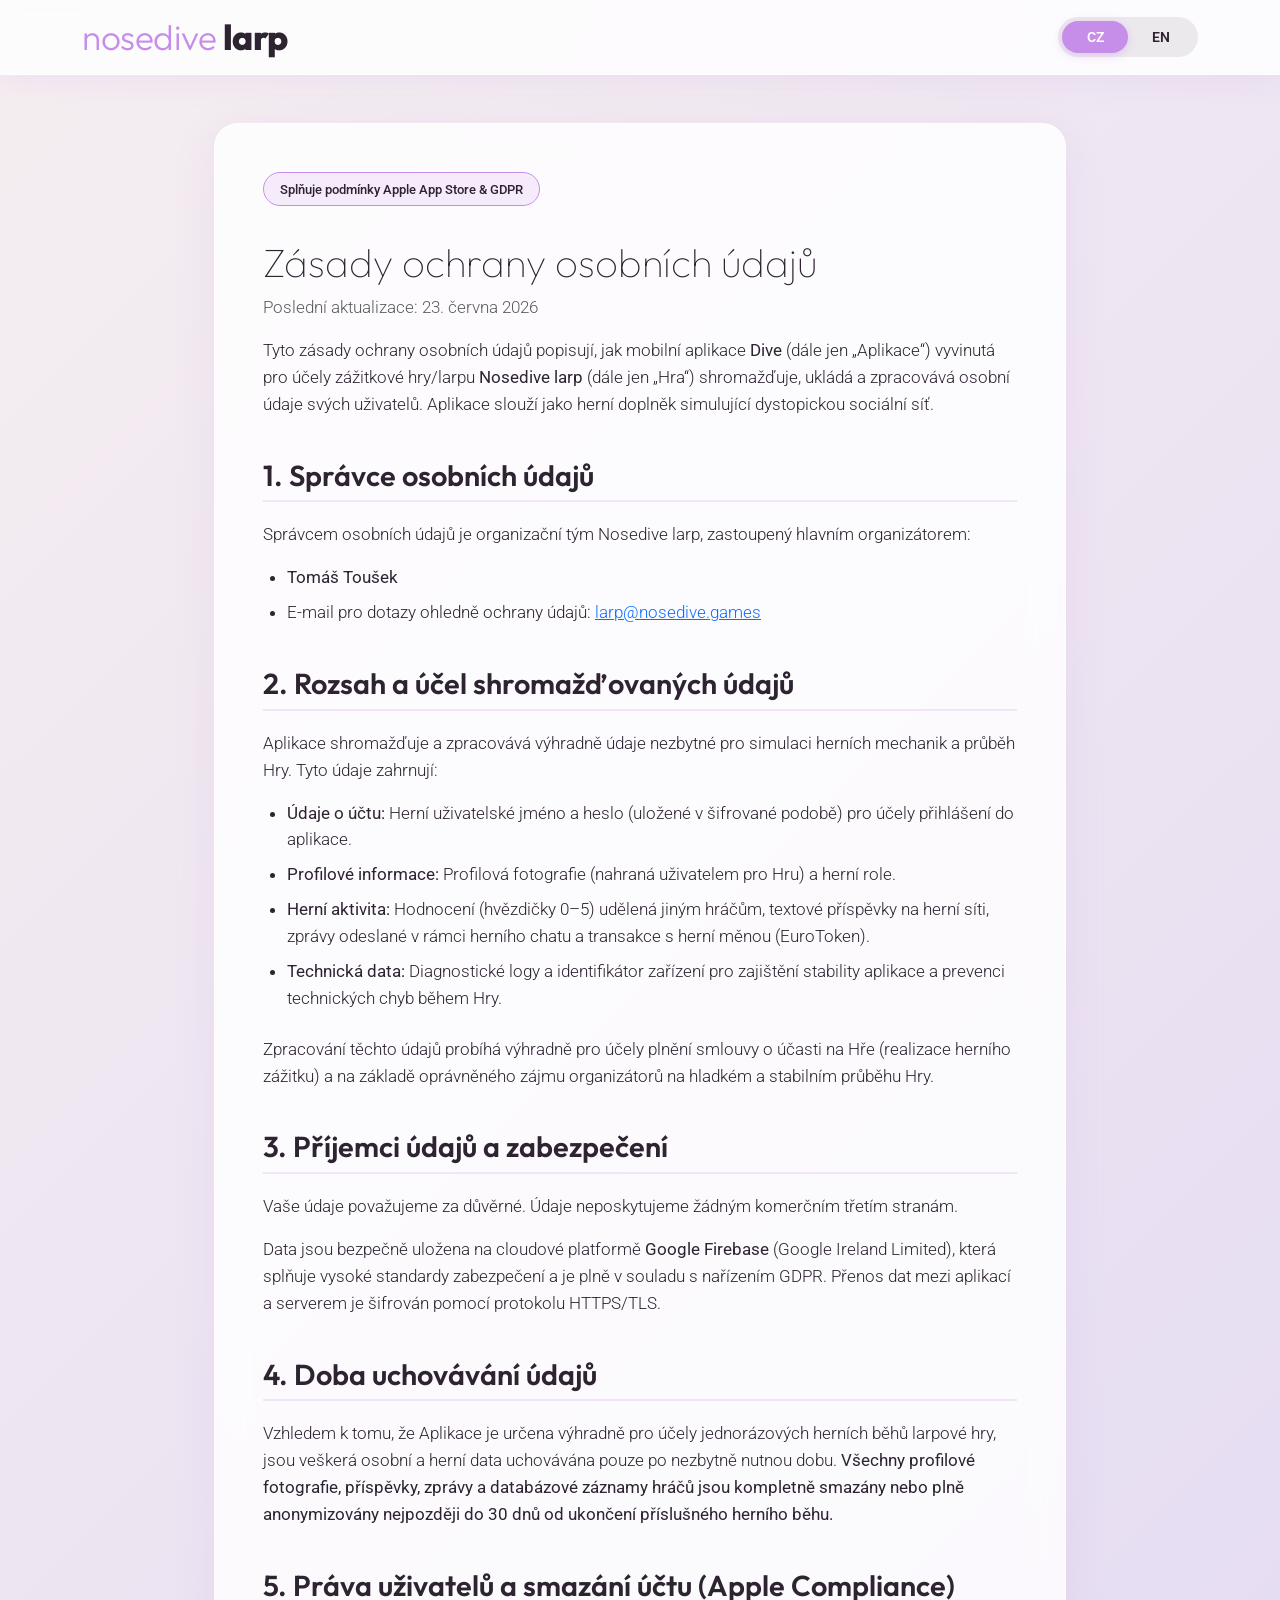
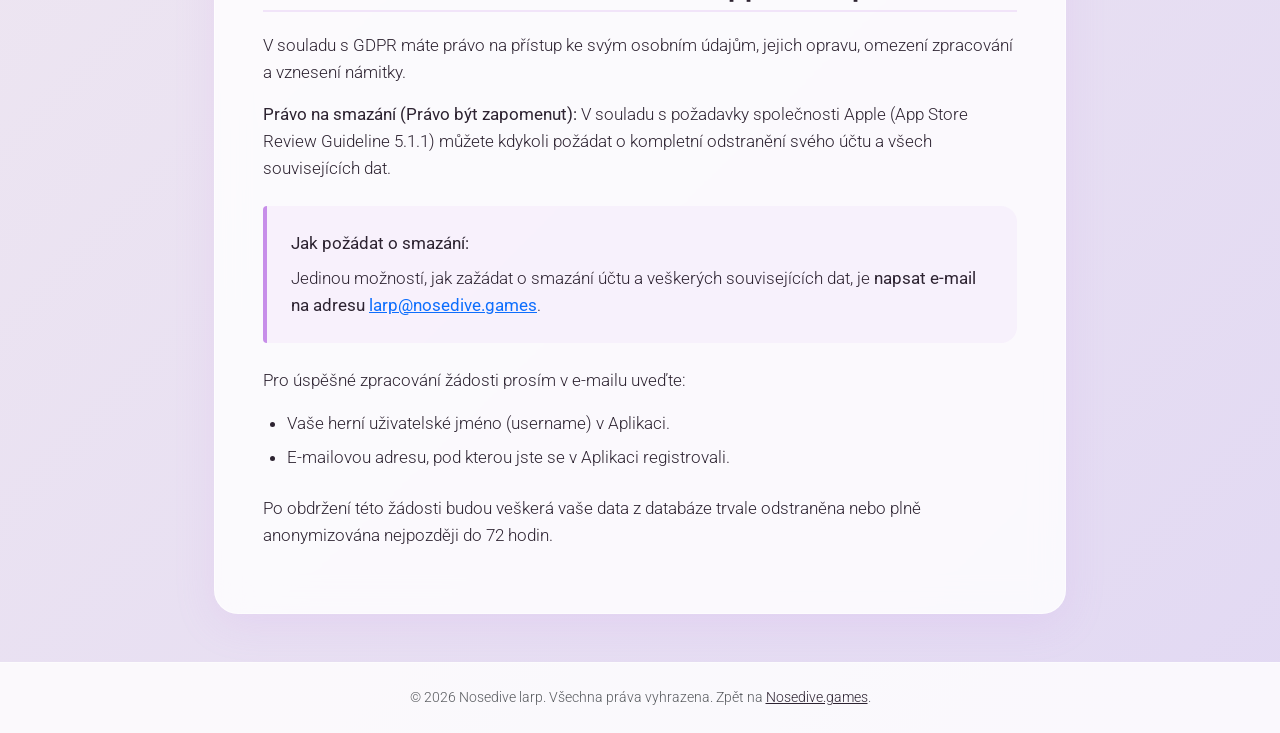
<file: public/privacy-policy/index.html>
<!DOCTYPE html>
<html lang="cs">
<head>
    <meta charset="utf-8"/>
    <title>Nosedive App - Privacy Policy / Zásady ochrany osobních údajů</title>
    <meta name="description" content="Privacy Policy for the Nosedive LARP companion mobile application. Compliant with Apple Developer policies and GDPR."/>
    <meta name="viewport" content="width=device-width, initial-scale=1.0"/>
    <link rel="apple-touch-icon" sizes="76x76" href="/apple-touch-icon.png"/>
    <link rel="icon" type="image/png" sizes="32x32" href="/favicon-32x32.png"/>
    <link rel="icon" type="image/png" sizes="16x16" href="/favicon-16x16.png"/>
    <link rel="manifest" href="/site.webmanifest"/>
    <meta name="theme-color" content="#c78ee9"/>
    
    <!-- Bootstrap 5 & Fonts -->
    <link href="https://cdn.jsdelivr.net/npm/bootstrap@5.2.3/dist/css/bootstrap.min.css" rel="stylesheet">
    <link rel="preconnect" href="https://fonts.googleapis.com"/>
    <link rel="preconnect" href="https://fonts.gstatic.com" crossorigin/>
    <link href="https://fonts.googleapis.com/css2?family=Outfit:wght@300;400;600;800&family=Roboto:wght@300;400;500;700&display=swap" rel="stylesheet">
    
    <style>
        :root {
            --brand-pink: #dfaba9;
            --brand-purple: #c78ee9;
            --brand-dark: #2d2331;
            --brand-light: #fdf8f8;
            --glass-bg: rgba(255, 255, 255, 0.82);
            --glass-border: rgba(255, 255, 255, 0.5);
            --shadow-color: rgba(199, 142, 233, 0.15);
        }

        body {
            font-family: 'Roboto', Arial, sans-serif;
            color: var(--brand-dark);
            background: linear-gradient(135deg, #f5eef0 0%, #e2d9f3 100%);
            min-height: 100vh;
            display: flex;
            flex-direction: column;
            font-weight: 300;
        }

        h1, h2, h3, .brand-title {
            font-family: 'Outfit', sans-serif;
            font-weight: 100;
            color: var(--brand-dark);
        }

        .brand-title {
            font-size: 2.2rem;
            font-weight: 800;
            letter-spacing: -0.5px;
            margin: 0;
        }

        .brand-title span {
            font-weight: 300;
            color: var(--brand-purple);
        }

        /* Nav and Header styling */
        .policy-navbar {
            background: var(--glass-bg);
            backdrop-filter: blur(10px);
            -webkit-backdrop-filter: blur(10px);
            border-bottom: 1px solid var(--glass-border);
            box-shadow: 0 4px 30px var(--shadow-color);
            padding: 1rem 0;
            position: sticky;
            top: 0;
            z-index: 1000;
        }

        /* Language Toggle Switch */
        .lang-switch-container {
            display: flex;
            align-items: center;
            background: rgba(45, 35, 49, 0.08);
            border-radius: 30px;
            padding: 4px;
            width: 140px;
            position: relative;
            cursor: pointer;
            user-select: none;
        }

        .lang-option {
            flex: 1;
            text-align: center;
            font-size: 0.85rem;
            font-weight: 600;
            padding: 6px 0;
            z-index: 2;
            color: var(--brand-dark);
            transition: color 0.3s ease;
        }

        .lang-option.active {
            color: #fff;
        }

        .lang-slider {
            position: absolute;
            width: 66px;
            height: 32px;
            background: var(--brand-purple);
            border-radius: 26px;
            top: 4px;
            left: 4px;
            z-index: 1;
            transition: transform 0.3s cubic-bezier(0.4, 0, 0.2, 1);
            box-shadow: 0 2px 10px rgba(199, 142, 233, 0.4);
        }

        body[data-lang="en"] .lang-slider {
            transform: translateX(66px);
        }

        /* Content Visibility */
        body[data-lang="cs"] .lang-en {
            display: none !important;
        }

        body[data-lang="en"] .lang-cs {
            display: none !important;
        }

        /* Policy Card wrapper */
        .policy-container {
            max-width: 900px;
            margin: 3rem auto;
            padding: 0 1.5rem;
            flex-grow: 1;
        }

        .policy-card {
            background: var(--glass-bg);
            backdrop-filter: blur(16px);
            -webkit-backdrop-filter: blur(16px);
            border: 1px solid var(--glass-border);
            border-radius: 24px;
            padding: 3rem;
            box-shadow: 0 10px 40px var(--shadow-color);
            transition: all 0.5s ease;
        }

        h2 {
            font-size: 1.8rem;
            font-weight: 600;
            margin-top: 2.5rem;
            margin-bottom: 1.2rem;
            border-bottom: 2px solid rgba(199, 142, 233, 0.2);
            padding-bottom: 0.5rem;
        }

        h3 {
            font-size: 1.3rem;
            font-weight: 500;
            margin-top: 1.8rem;
            margin-bottom: 0.8rem;
            color: var(--brand-purple);
        }

        p, li {
            font-size: 1.05rem;
            line-height: 1.6;
            margin-bottom: 1rem;
        }

        ul {
            padding-left: 1.5rem;
            margin-bottom: 1.5rem;
        }

        li {
            margin-bottom: 0.5rem;
        }

        .badge-compliance {
            background: rgba(199, 142, 233, 0.15);
            color: var(--brand-dark);
            border: 1px solid var(--brand-purple);
            font-size: 0.8rem;
            font-weight: 500;
            padding: 0.4rem 1rem;
            border-radius: 20px;
            display: inline-block;
            margin-bottom: 2rem;
        }

        /* Highlight box for deletion info */
        .deletion-notice-box {
            background: rgba(199, 142, 233, 0.08);
            border-left: 4px solid var(--brand-purple);
            padding: 1.5rem;
            border-radius: 4px 16px 16px 4px;
            margin: 1.5rem 0;
        }

        /* Footer */
        footer {
            background: var(--glass-bg);
            border-top: 1px solid var(--glass-border);
            padding: 1.5rem 0;
            margin-top: auto;
            text-align: center;
            font-size: 0.9rem;
        }

        footer a {
            color: var(--brand-dark);
            text-decoration: underline;
            transition: color 0.3s ease;
        }

        footer a:hover {
            color: var(--brand-purple);
        }

        .effect {
            position: fixed;
            border-radius: 50%;
            border: 5px solid transparent;
            transition: opacity 0.25s;
            transform: translate(-50%, -50%);
            pointer-events: none;
            z-index: 9999;
        }

        @keyframes click-effect {
            25% {border-color: rgba(199, 142, 233, 0.75); width: 80px; height: 80px;}
            100% {box-shadow: 0 0 5px 2px rgba(199, 142, 233, 0.5); width: 100px; height: 100px;}
        }

        .effect_animating {animation: 0.5s click-effect linear;}
        .effect_removing {opacity: 0; transition: opacity 0.25s;}

        @media (max-width: 768px) {
            .policy-card {
                padding: 1.5rem;
            }
            .brand-title {
                font-size: 1.8rem;
            }
        }
    </style>
</head>
<body data-lang="cs">

    <!-- Navigation Header -->
    <nav class="policy-navbar">
        <div class="container d-flex justify-content-between align-items-center">
            <a href="/" class="text-decoration-none">
                <h1 class="brand-title"><span>nosedive</span> larp</h1>
            </a>
            
            <!-- Bilingual Toggle -->
            <div class="lang-switch-container" id="langToggle" role="button" aria-label="Toggle language / Přepnout jazyk">
                <div class="lang-slider"></div>
                <div class="lang-option active" id="lang-cs-opt">CZ</div>
                <div class="lang-option" id="lang-en-opt">EN</div>
            </div>
        </div>
    </nav>

    <!-- Main Content Container -->
    <main class="policy-container">
        <div class="policy-card">
            
            <!-- CZECH VERSION -->
            <div class="lang-cs">
                <span class="badge-compliance">Splňuje podmínky Apple App Store & GDPR</span>
                <h1>Zásady ochrany osobních údajů</h1>
                <p class="text-muted">Poslední aktualizace: 23. června 2026</p>
                
                <p>Tyto zásady ochrany osobních údajů popisují, jak mobilní aplikace <strong>Dive</strong> (dále jen „Aplikace“) vyvinutá pro účely zážitkové hry/larpu <strong>Nosedive larp</strong> (dále jen „Hra“) shromažďuje, ukládá a zpracovává osobní údaje svých uživatelů. Aplikace slouží jako herní doplněk simulující dystopickou sociální síť.</p>

                <h2>1. Správce osobních údajů</h2>
                <p>Správcem osobních údajů je organizační tým Nosedive larp, zastoupený hlavním organizátorem:</p>
                <ul>
                    <li><strong>Tomáš Toušek</strong></li>
                    <li>E-mail pro dotazy ohledně ochrany údajů: <a href="mailto:larp@nosedive.games">larp@nosedive.games</a></li>
                </ul>

                <h2>2. Rozsah a účel shromažďovaných údajů</h2>
                <p>Aplikace shromažďuje a zpracovává výhradně údaje nezbytné pro simulaci herních mechanik a průběh Hry. Tyto údaje zahrnují:</p>
                <ul>
                    <li><strong>Údaje o účtu:</strong> Herní uživatelské jméno a heslo (uložené v šifrované podobě) pro účely přihlášení do aplikace.</li>
                    <li><strong>Profilové informace:</strong> Profilová fotografie (nahraná uživatelem pro Hru) a herní role.</li>
                    <li><strong>Herní aktivita:</strong> Hodnocení (hvězdičky 0–5) udělená jiným hráčům, textové příspěvky na herní síti, zprávy odeslané v rámci herního chatu a transakce s herní měnou (EuroToken).</li>
                    <li><strong>Technická data:</strong> Diagnostické logy a identifikátor zařízení pro zajištění stability aplikace a prevenci technických chyb během Hry.</li>
                </ul>
                <p>Zpracování těchto údajů probíhá výhradně pro účely plnění smlouvy o účasti na Hře (realizace herního zážitku) a na základě oprávněného zájmu organizátorů na hladkém a stabilním průběhu Hry.</p>

                <h2>3. Příjemci údajů a zabezpečení</h2>
                <p>Vaše údaje považujeme za důvěrné. Údaje neposkytujeme žádným komerčním třetím stranám.</p>
                <p>Data jsou bezpečně uložena na cloudové platformě <strong>Google Firebase</strong> (Google Ireland Limited), která splňuje vysoké standardy zabezpečení a je plně v souladu s nařízením GDPR. Přenos dat mezi aplikací a serverem je šifrován pomocí protokolu HTTPS/TLS.</p>

                <h2>4. Doba uchovávání údajů</h2>
                <p>Vzhledem k tomu, že Aplikace je určena výhradně pro účely jednorázových herních běhů larpové hry, jsou veškerá osobní a herní data uchovávána pouze po nezbytně nutnou dobu. <strong>Všechny profilové fotografie, příspěvky, zprávy a databázové záznamy hráčů jsou kompletně smazány nebo plně anonymizovány nejpozději do 30 dnů od ukončení příslušného herního běhu.</strong></p>

                <h2>5. Práva uživatelů a smazání účtu (Apple Compliance)</h2>
                <p>V souladu s GDPR máte právo na přístup ke svým osobním údajům, jejich opravu, omezení zpracování a vznesení námitky.</p>
                <p><strong>Právo na smazání (Právo být zapomenut):</strong> V souladu s požadavky společnosti Apple (App Store Review Guideline 5.1.1) můžete kdykoli požádat o kompletní odstranění svého účtu a všech souvisejících dat.</p>
                
                <div class="deletion-notice-box">
                    <p class="mb-2"><strong>Jak požádat o smazání:</strong></p>
                    <p class="mb-0">Jedinou možností, jak zažádat o smazání účtu a veškerých souvisejících dat, je <strong>napsat e-mail na adresu <a href="mailto:larp@nosedive.games?subject=Žádost o smazání herního účtu a dat - Dive App">larp@nosedive.games</a></strong>.</p>
                </div>
                
                <p>Pro úspěšné zpracování žádosti prosím v e-mailu uveďte:</p>
                <ul>
                    <li>Vaše herní uživatelské jméno (username) v Aplikaci.</li>
                    <li>E-mailovou adresu, pod kterou jste se v Aplikaci registrovali.</li>
                </ul>
                <p>Po obdržení této žádosti budou veškerá vaše data z databáze trvale odstraněna nebo plně anonymizována nejpozději do 72 hodin.</p>
            </div>

            <!-- ENGLISH VERSION -->
            <div class="lang-en">
                <span class="badge-compliance">Compliant with Apple App Store policies & GDPR</span>
                <h1>Privacy Policy</h1>
                <p class="text-muted">Last updated: June 23, 2026</p>
                
                <p>This privacy policy describes how the mobile companion application <strong>Dive</strong> (the "Application") developed for the live action role-playing game <strong>Nosedive larp</strong> (the "Game") collects, stores, and processes the personal data of its users. The Application serves as an in-game simulator of a fictional dystopian social network.</p>

                <h2>1. Data Controller</h2>
                <p>The data controller responsible for your personal data is the Nosedive LARP organizing team, represented by the lead organizer:</p>
                <ul>
                    <li><strong>Tomáš Toušek</strong></li>
                    <li>Email for privacy inquiries: <a href="mailto:larp@nosedive.games">larp@nosedive.games</a></li>
                </ul>

                <h2>2. Scope and Purpose of Data Collection</h2>
                <p>The Application collects and processes only the data strictly necessary for the simulation of game mechanics and the overall execution of the Game. This data includes:</p>
                <ul>
                    <li><strong>Account Credentials:</strong> In-game username and password (stored in a hashed format) to allow secure access to the companion app.</li>
                    <li><strong>Profile Information:</strong> Profile photo (uploaded by the user for the simulation) and the assigned game character role.</li>
                    <li><strong>In-game Activity:</strong> Ratings (0–5 stars) submitted to other players, text posts shared on the simulated social wall, messages sent in the game chat, and virtual currency transactions (€T).</li>
                    <li><strong>Technical Data:</strong> Diagnostic logs and unique device identifiers to troubleshoot stability issues and prevent system crashes during the live event.</li>
                </ul>
                <p>The processing of this data is necessary for the performance of a contract (facilitating the larp event participation) and for our legitimate interests in ensuring a secure and synchronized game experience.</p>

                <h2>3. Data Sharing and Security</h2>
                <p>We respect your privacy. No personal data collected in the Application is shared with, or sold to, any commercial third parties.</p>
                <p>All data is stored securely on <strong>Google Firebase</strong> (provided by Google Ireland Limited), which adheres to industry-leading security standards and is fully GDPR compliant. All data transmission between the app and servers is encrypted using HTTPS/TLS protocols.</p>

                <h2>4. Data Retention</h2>
                <p>Because the companion Application is utilized solely for one-off larp sessions, data storage is strictly temporary. <strong>All player profile photos, chat histories, wall posts, and backend database entries are permanently deleted or anonymized within 30 days after the end of the larp run.</strong></p>

                <h2>5. User Rights & Account Deletion (Apple Compliance)</h2>
                <p>Under GDPR, you have the right to access, correct, restrict processing, or object to the processing of your data.</p>
                <p><strong>Right to Erasure (Right to be Forgotten):</strong> In compliance with App Store policies (App Store Review Guideline 5.1.1), users can request complete removal of their account and all associated records at any time.</p>
                
                <div class="deletion-notice-box">
                    <p class="mb-2"><strong>How to request deletion:</strong></p>
                    <p class="mb-0">The sole method to request the deletion of your account and associated data is to <strong>send an email to <a href="mailto:larp@nosedive.games?subject=Account & Data Deletion Request - Dive App">larp@nosedive.games</a></strong>.</p>
                </div>
                
                <p>To ensure we can process your request, please include the following details in your email:</p>
                <ul>
                    <li>Your in-game username in the Application.</li>
                    <li>The email address you used to register in the Application.</li>
                </ul>
                <p>Upon receiving this request, your account and all associated in-game data will be permanently deleted or anonymized in our databases within 72 hours.</p>
            </div>
            
        </div>
    </main>

    <!-- Page Footer -->
    <footer>
        <div class="container text-muted">
            <span class="lang-cs">&copy; 2026 Nosedive larp. Všechna práva vyhrazena. Zpět na <a href="/">Nosedive.games</a>.</span>
            <span class="lang-en">&copy; 2026 Nosedive larp. All rights reserved. Back to <a href="/">Nosedive.games</a>.</span>
        </div>
    </footer>

    <!-- Interactive Logic & Click Effect -->
    <script>
        // Language Switcher Toggle
        const langToggle = document.getElementById('langToggle');
        const langCsOpt = document.getElementById('lang-cs-opt');
        const langEnOpt = document.getElementById('lang-en-opt');
        const body = document.body;

        // Load language preference
        const savedLang = localStorage.getItem('nosedive-privacy-lang');
        if (savedLang === 'en' || savedLang === 'cs') {
            setLanguage(savedLang);
        } else {
            setLanguage('cs'); // Default is Czech matching the main site
        }

        langToggle.addEventListener('click', () => {
            const currentLang = body.getAttribute('data-lang');
            const nextLang = currentLang === 'cs' ? 'en' : 'cs';
            setLanguage(nextLang);
        });

        function setLanguage(lang) {
            body.setAttribute('data-lang', lang);
            localStorage.setItem('nosedive-privacy-lang', lang);
            
            if (lang === 'cs') {
                langCsOpt.classList.add('active');
                langEnOpt.classList.remove('active');
            } else {
                langCsOpt.classList.remove('active');
                langEnOpt.classList.add('active');
            }
        }

        // Click ripple/circle effect (matches brand aesthetic)
        window.addEventListener('click', event => renderEffect(event));
        function renderEffect(event) {
            let effect = document.createElement('div');
            document.body.appendChild(effect);
            effect.classList.add('effect');
            effect.style.left = event.clientX + 'px';
            effect.style.top = event.clientY + window.scrollY + 'px';
            effect.classList.add('effect_animating');
            setTimeout(() => removeEffect(effect), 1000);
        }
        function removeEffect(effect) {
            effect.classList.add('effect_removing');
            setTimeout(() => {
                if (effect.parentNode) {
                    document.body.removeChild(effect);
                }
            }, 500);
        }
    </script>
</body>
</html>
</file>
